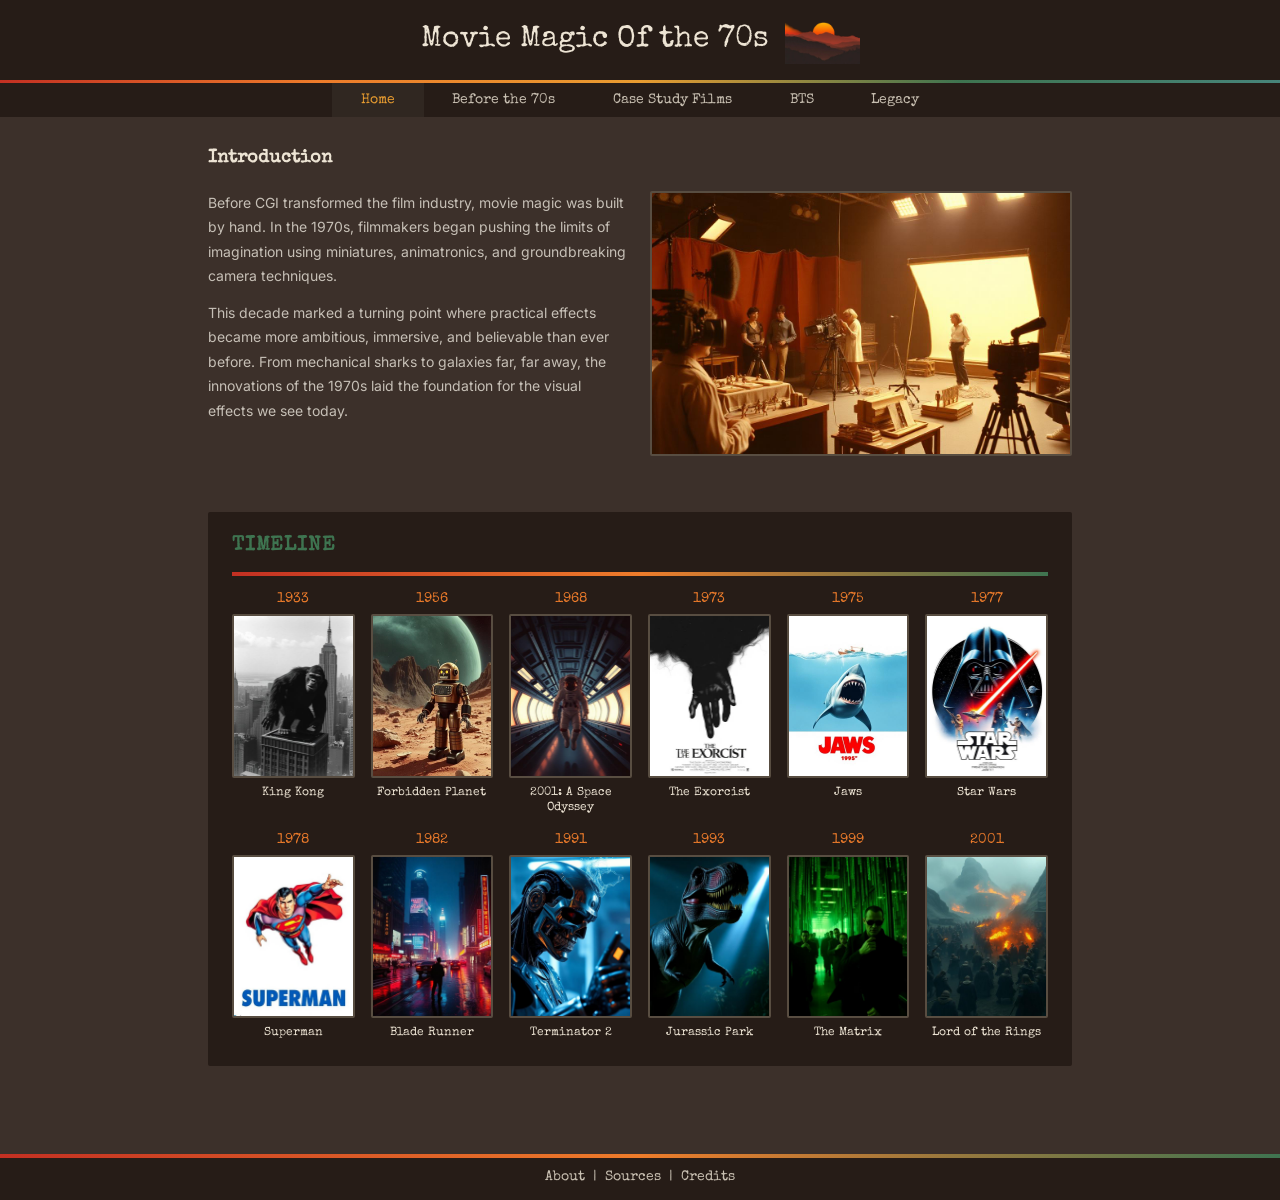
<file: index.html>
<!doctype html><html lang="en"><head><meta charset="utf-8"><meta name="viewport" content="width=device-width, initial-scale=1"><title>Movie Magic Of the 70s</title><meta name="description" content="A 1970s retro educational showcase about practical movie effects."><link rel="stylesheet" href="styles.css"></head><body><div class="site"><header><div class="brand"><h1>Movie Magic Of the 70s</h1><img src="images/retro-mountains.png" alt="Retro mountains"></div><nav class="retro-nav"><ul><li><a class="active" href="index.html">Home</a></li><li><a class="" href="before-the-70s.html">Before the 70s</a></li><li><a class="" href="case-study-films.html">Case Study Films</a></li><li><a class="" href="bts.html">BTS</a></li><li><a class="" href="legacy.html">Legacy</a></li></ul></nav></header><main class="narrow"><section><h2 class="display" style="font-size:1.125rem;font-style:normal;font-family:'Special Elite',cursive">Introduction</h2><div class="intro-row"><div><p>Before CGI transformed the film industry, movie magic was built by hand. In the 1970s, filmmakers began pushing the limits of imagination using miniatures, animatronics, and groundbreaking camera techniques.</p><p style="margin-top:.75rem">This decade marked a turning point where practical effects became more ambitious, immersive, and believable than ever before. From mechanical sharks to galaxies far, far away, the innovations of the 1970s laid the foundation for the visual effects we see today.</p></div><div class="image-frame"><img src="images/hero-slideshow.jpg" alt="Behind the scenes of 1970s filmmaking"></div></div></section><section class="timeline-section"><h2>TIMELINE</h2><div class="retro-stripe"></div><div class="timeline-grid"><a class="timeline-item" href="before-the-70s.html"><span class="timeline-year">1933</span><div class="timeline-poster"><img src="images/king-kong.jpg" alt="King Kong" loading="lazy"></div><div class="timeline-title">King Kong</div></a><a class="timeline-item" href="before-the-70s.html"><span class="timeline-year">1956</span><div class="timeline-poster"><img src="images/forbidden-planet.jpg" alt="Forbidden Planet" loading="lazy"></div><div class="timeline-title">Forbidden Planet</div></a><a class="timeline-item" href="before-the-70s.html"><span class="timeline-year">1968</span><div class="timeline-poster"><img src="images/space-odyssey.jpg" alt="2001: A Space Odyssey" loading="lazy"></div><div class="timeline-title">2001: A Space Odyssey</div></a><a class="timeline-item" href="case-study-films.html"><span class="timeline-year">1973</span><div class="timeline-poster"><img src="images/exorcist.png" alt="The Exorcist" loading="lazy"></div><div class="timeline-title">The Exorcist</div></a><a class="timeline-item" href="case-study-films.html"><span class="timeline-year">1975</span><div class="timeline-poster"><img src="images/jaws.png" alt="Jaws" loading="lazy"></div><div class="timeline-title">Jaws</div></a><a class="timeline-item" href="case-study-films.html"><span class="timeline-year">1977</span><div class="timeline-poster"><img src="images/starwars.png" alt="Star Wars" loading="lazy"></div><div class="timeline-title">Star Wars</div></a><a class="timeline-item" href="case-study-films.html"><span class="timeline-year">1978</span><div class="timeline-poster"><img src="images/superman.png" alt="Superman" loading="lazy"></div><div class="timeline-title">Superman</div></a><a class="timeline-item" href="legacy.html"><span class="timeline-year">1982</span><div class="timeline-poster"><img src="images/post-blade-runner.jpg" alt="Blade Runner" loading="lazy"></div><div class="timeline-title">Blade Runner</div></a><a class="timeline-item" href="legacy.html"><span class="timeline-year">1991</span><div class="timeline-poster"><img src="images/post-terminator2.jpg" alt="Terminator 2" loading="lazy"></div><div class="timeline-title">Terminator 2</div></a><a class="timeline-item" href="legacy.html"><span class="timeline-year">1993</span><div class="timeline-poster"><img src="images/post-jurassic-park.jpg" alt="Jurassic Park" loading="lazy"></div><div class="timeline-title">Jurassic Park</div></a><a class="timeline-item" href="legacy.html"><span class="timeline-year">1999</span><div class="timeline-poster"><img src="images/post-matrix.jpg" alt="The Matrix" loading="lazy"></div><div class="timeline-title">The Matrix</div></a><a class="timeline-item" href="legacy.html"><span class="timeline-year">2001</span><div class="timeline-poster"><img src="images/post-lotr.jpg" alt="Lord of the Rings" loading="lazy"></div><div class="timeline-title">Lord of the Rings</div></a></div></section></main><footer class="footer"><div class="retro-stripe" style="margin-bottom:.75rem"></div><div class="footer-links"><span>About</span><span>|</span><span>Sources</span><span>|</span><span>Credits</span></div></footer></div><script src="script.js"></script></body></html>
</file>
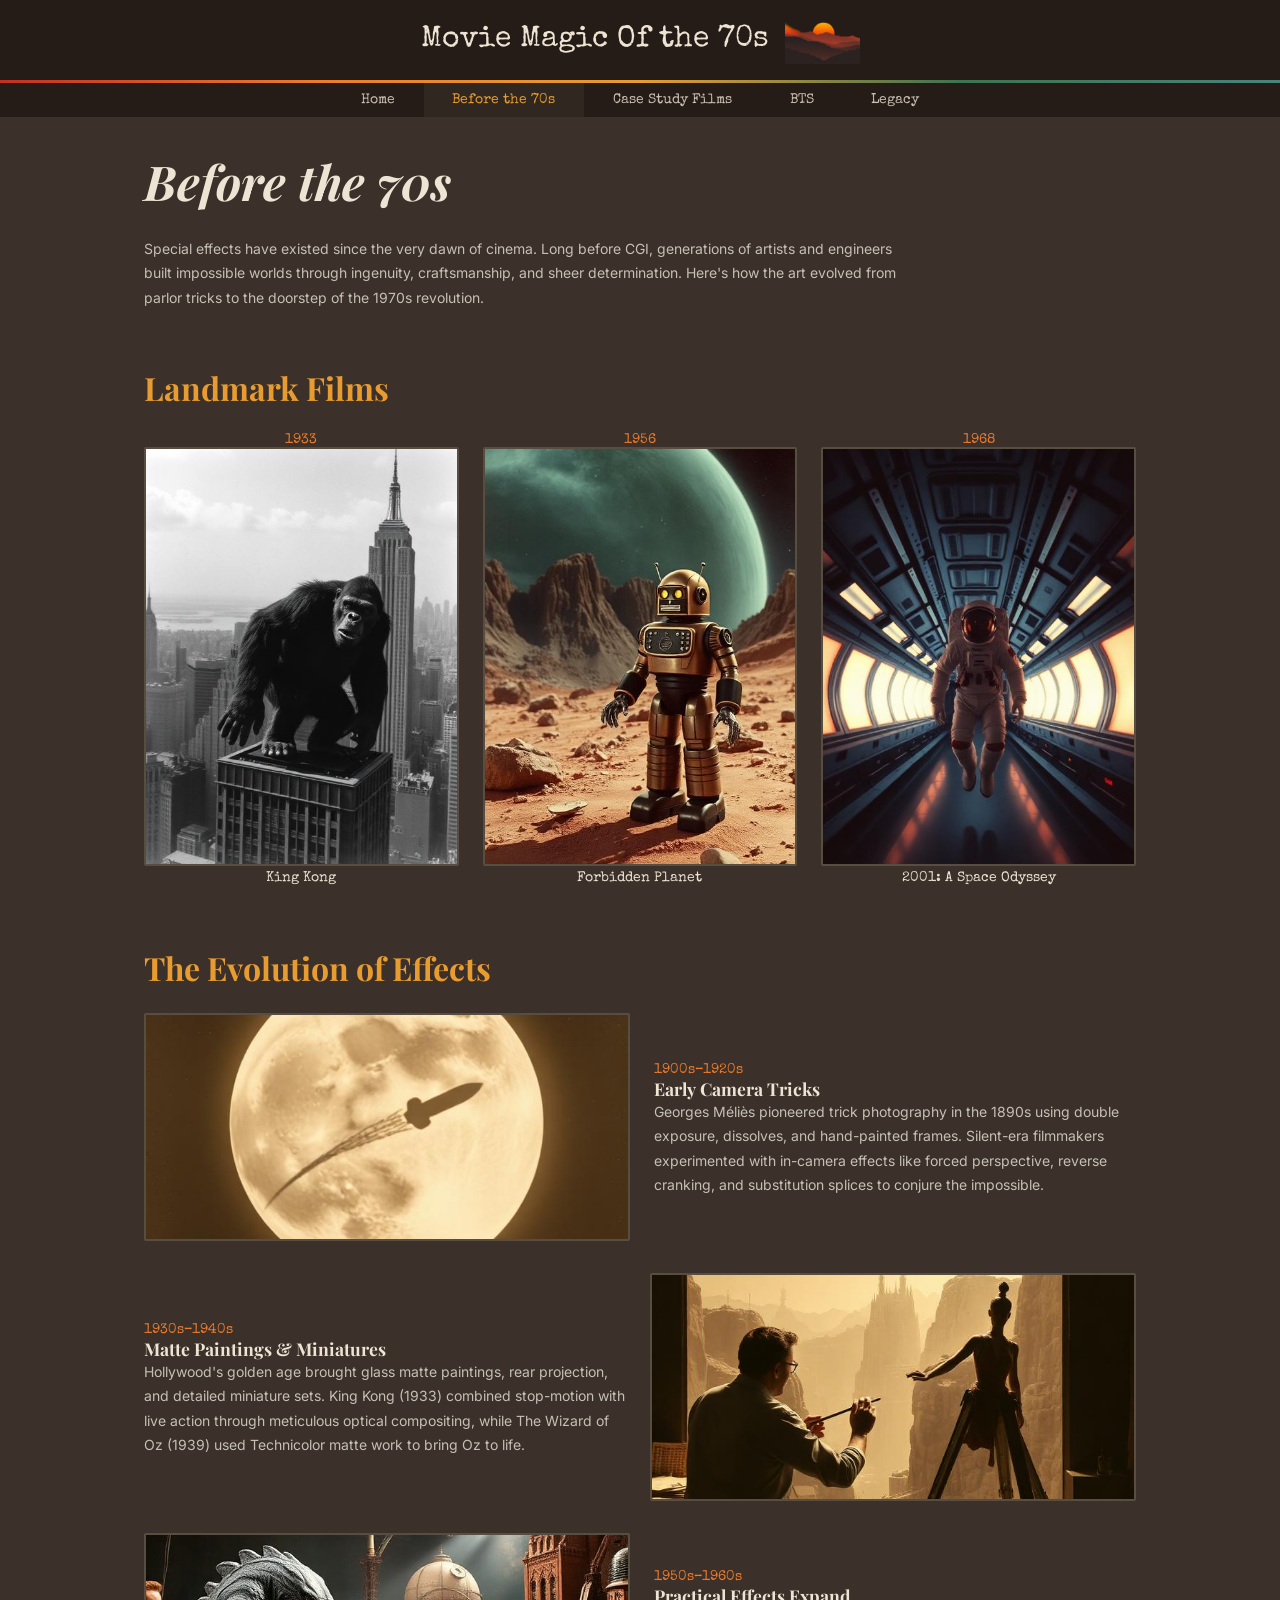
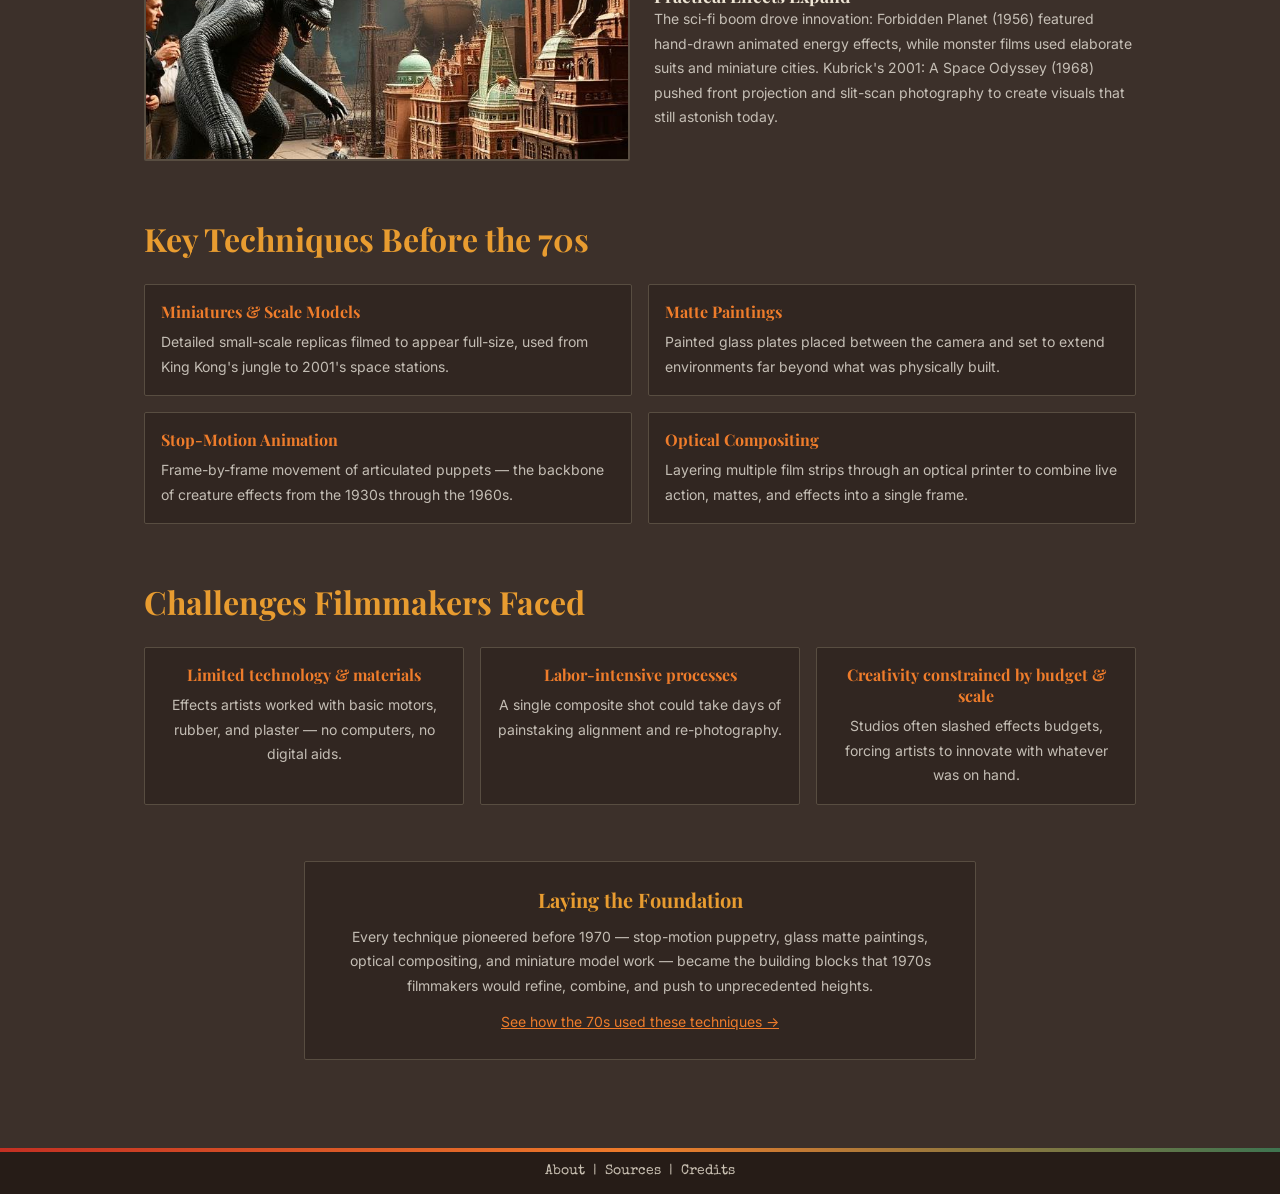
<file: before-the-70s.html>
<!doctype html><html lang="en"><head><meta charset="utf-8"><meta name="viewport" content="width=device-width, initial-scale=1"><title>Before the 70s</title><meta name="description" content="A 1970s retro educational showcase about practical movie effects."><link rel="stylesheet" href="styles.css"></head><body><div class="site"><header><div class="brand"><h1>Movie Magic Of the 70s</h1><img src="images/retro-mountains.png" alt="Retro mountains"></div><nav class="retro-nav"><ul><li><a class="" href="index.html">Home</a></li><li><a class="active" href="before-the-70s.html">Before the 70s</a></li><li><a class="" href="case-study-films.html">Case Study Films</a></li><li><a class="" href="bts.html">BTS</a></li><li><a class="" href="legacy.html">Legacy</a></li></ul></nav></header><main class="wide"><section><h2>Before the 70s</h2><p style="max-width:48rem">Special effects have existed since the very dawn of cinema. Long before CGI, generations of artists and engineers built impossible worlds through ingenuity, craftsmanship, and sheer determination. Here's how the art evolved from parlor tricks to the doorstep of the 1970s revolution.</p></section><section><h3>Landmark Films</h3><div class="landmark-grid"><div class="landmark-card"><span class="timeline-year">1933</span><div class="image-frame"><img src="images/king-kong.jpg" alt="King Kong" loading="lazy"></div><p>King Kong</p></div><div class="landmark-card"><span class="timeline-year">1956</span><div class="image-frame"><img src="images/forbidden-planet.jpg" alt="Forbidden Planet" loading="lazy"></div><p>Forbidden Planet</p></div><div class="landmark-card"><span class="timeline-year">1968</span><div class="image-frame"><img src="images/space-odyssey.jpg" alt="2001: A Space Odyssey" loading="lazy"></div><p>2001: A Space Odyssey</p></div></div></section><section><h3>The Evolution of Effects</h3><div class="decade-row  reveal"><div class="image-frame"><img src="images/early-cinema.jpg" alt="Early Camera Tricks" loading="lazy"></div><div><span class="era-label">1900s–1920s</span><h4>Early Camera Tricks</h4><p>Georges Méliès pioneered trick photography in the 1890s using double exposure, dissolves, and hand-painted frames. Silent-era filmmakers experimented with in-camera effects like forced perspective, reverse cranking, and substitution splices to conjure the impossible.</p></div></div><div class="decade-row reverse reveal"><div class="image-frame"><img src="images/golden-age-matte.jpg" alt="Matte Paintings & Miniatures" loading="lazy"></div><div><span class="era-label">1930s–1940s</span><h4>Matte Paintings & Miniatures</h4><p>Hollywood's golden age brought glass matte paintings, rear projection, and detailed miniature sets. King Kong (1933) combined stop-motion with live action through meticulous optical compositing, while The Wizard of Oz (1939) used Technicolor matte work to bring Oz to life.</p></div></div><div class="decade-row  reveal"><div class="image-frame"><img src="images/50s-practical.jpg" alt="Practical Effects Expand" loading="lazy"></div><div><span class="era-label">1950s–1960s</span><h4>Practical Effects Expand</h4><p>The sci-fi boom drove innovation: Forbidden Planet (1956) featured hand-drawn animated energy effects, while monster films used elaborate suits and miniature cities. Kubrick's 2001: A Space Odyssey (1968) pushed front projection and slit-scan photography to create visuals that still astonish today.</p></div></div></section><section><h3>Key Techniques Before the 70s</h3><div class="card-grid"><div class="info-card reveal"><strong>Miniatures & Scale Models</strong><p>Detailed small-scale replicas filmed to appear full-size, used from King Kong's jungle to 2001's space stations.</p></div><div class="info-card reveal"><strong>Matte Paintings</strong><p>Painted glass plates placed between the camera and set to extend environments far beyond what was physically built.</p></div><div class="info-card reveal"><strong>Stop-Motion Animation</strong><p>Frame-by-frame movement of articulated puppets — the backbone of creature effects from the 1930s through the 1960s.</p></div><div class="info-card reveal"><strong>Optical Compositing</strong><p>Layering multiple film strips through an optical printer to combine live action, mattes, and effects into a single frame.</p></div></div></section><section><h3>Challenges Filmmakers Faced</h3><div class="challenge-grid"><div class="info-card reveal"><strong>Limited technology & materials</strong><p>Effects artists worked with basic motors, rubber, and plaster — no computers, no digital aids.</p></div><div class="info-card reveal"><strong>Labor-intensive processes</strong><p>A single composite shot could take days of painstaking alignment and re-photography.</p></div><div class="info-card reveal"><strong>Creativity constrained by budget & scale</strong><p>Studios often slashed effects budgets, forcing artists to innovate with whatever was on hand.</p></div></div></section><section class="callout-card"><h3>Laying the Foundation</h3><p>Every technique pioneered before 1970 — stop-motion puppetry, glass matte paintings, optical compositing, and miniature model work — became the building blocks that 1970s filmmakers would refine, combine, and push to unprecedented heights.</p><p style="margin-top:.75rem"><a href="case-study-films.html">See how the 70s used these techniques →</a></p></section></main><footer class="footer"><div class="retro-stripe" style="margin-bottom:.75rem"></div><div class="footer-links"><span>About</span><span>|</span><span>Sources</span><span>|</span><span>Credits</span></div></footer></div><script src="script.js"></script></body></html>
</file>
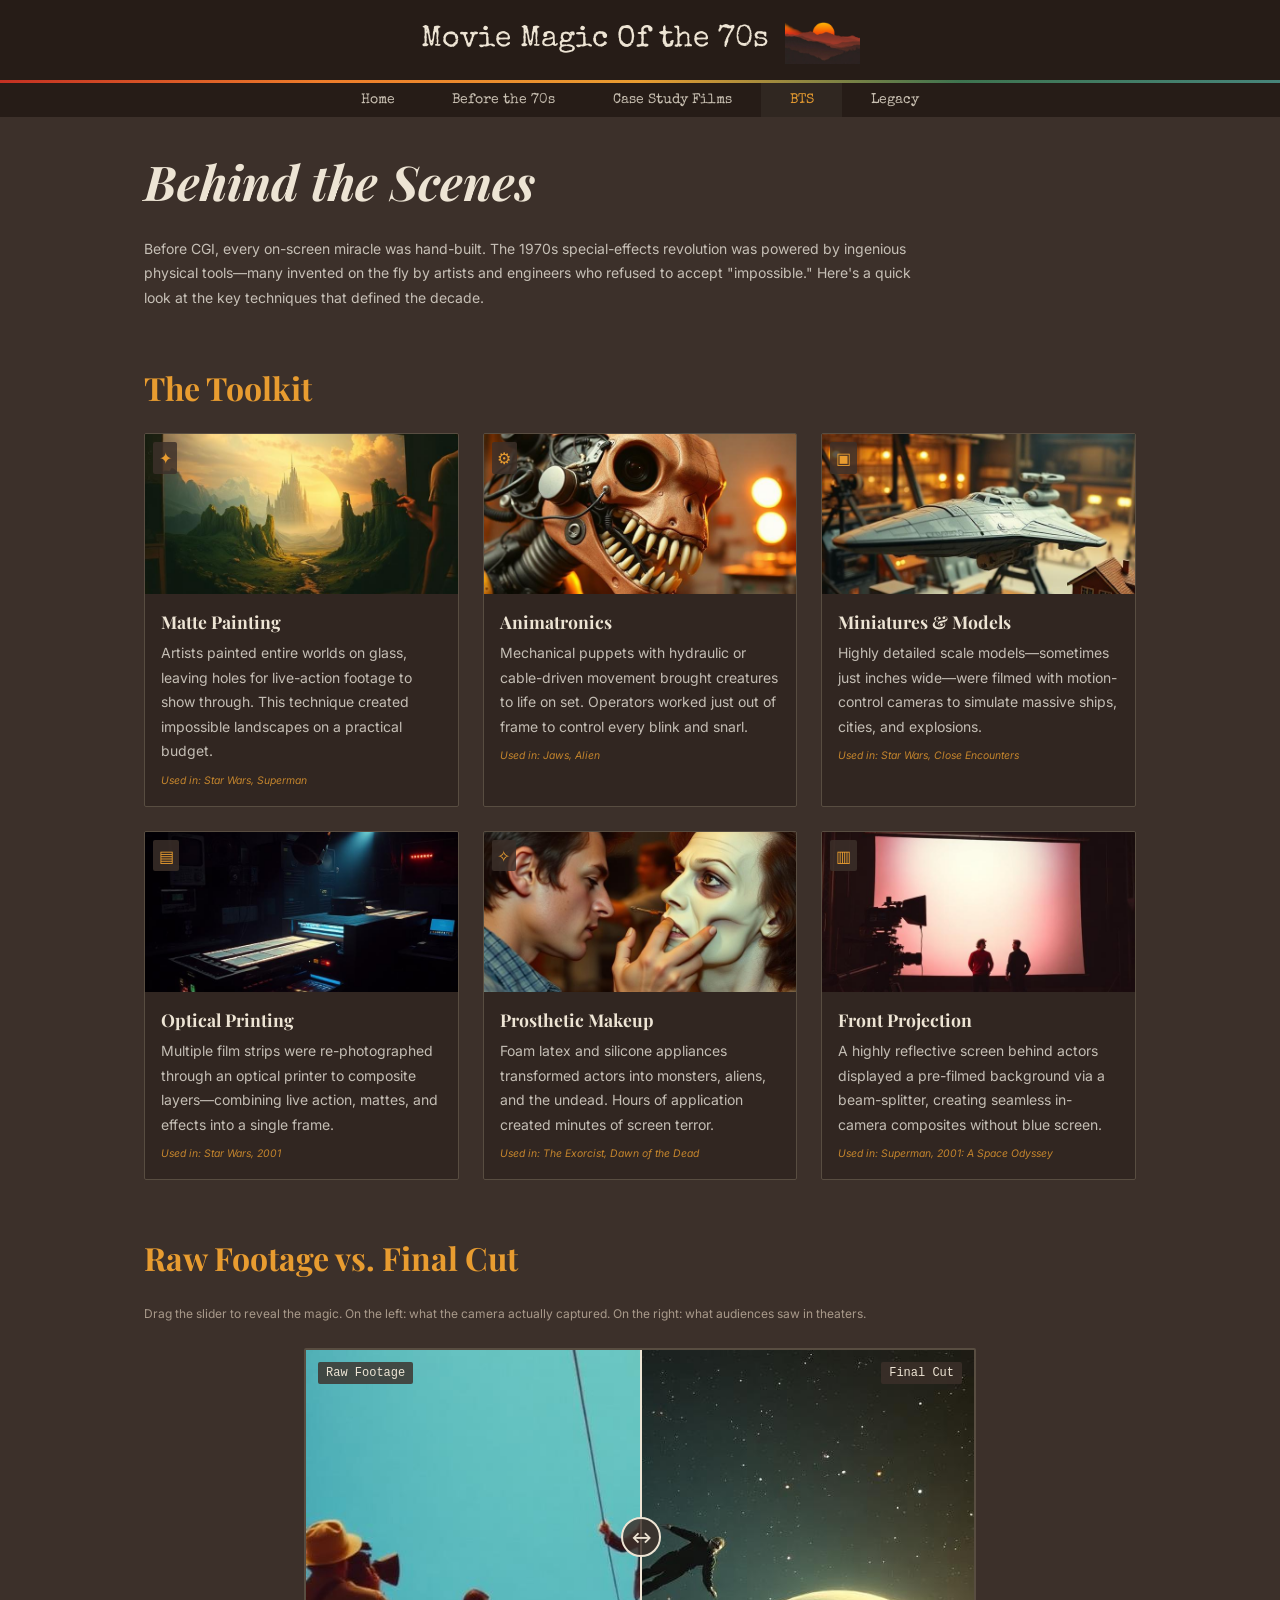
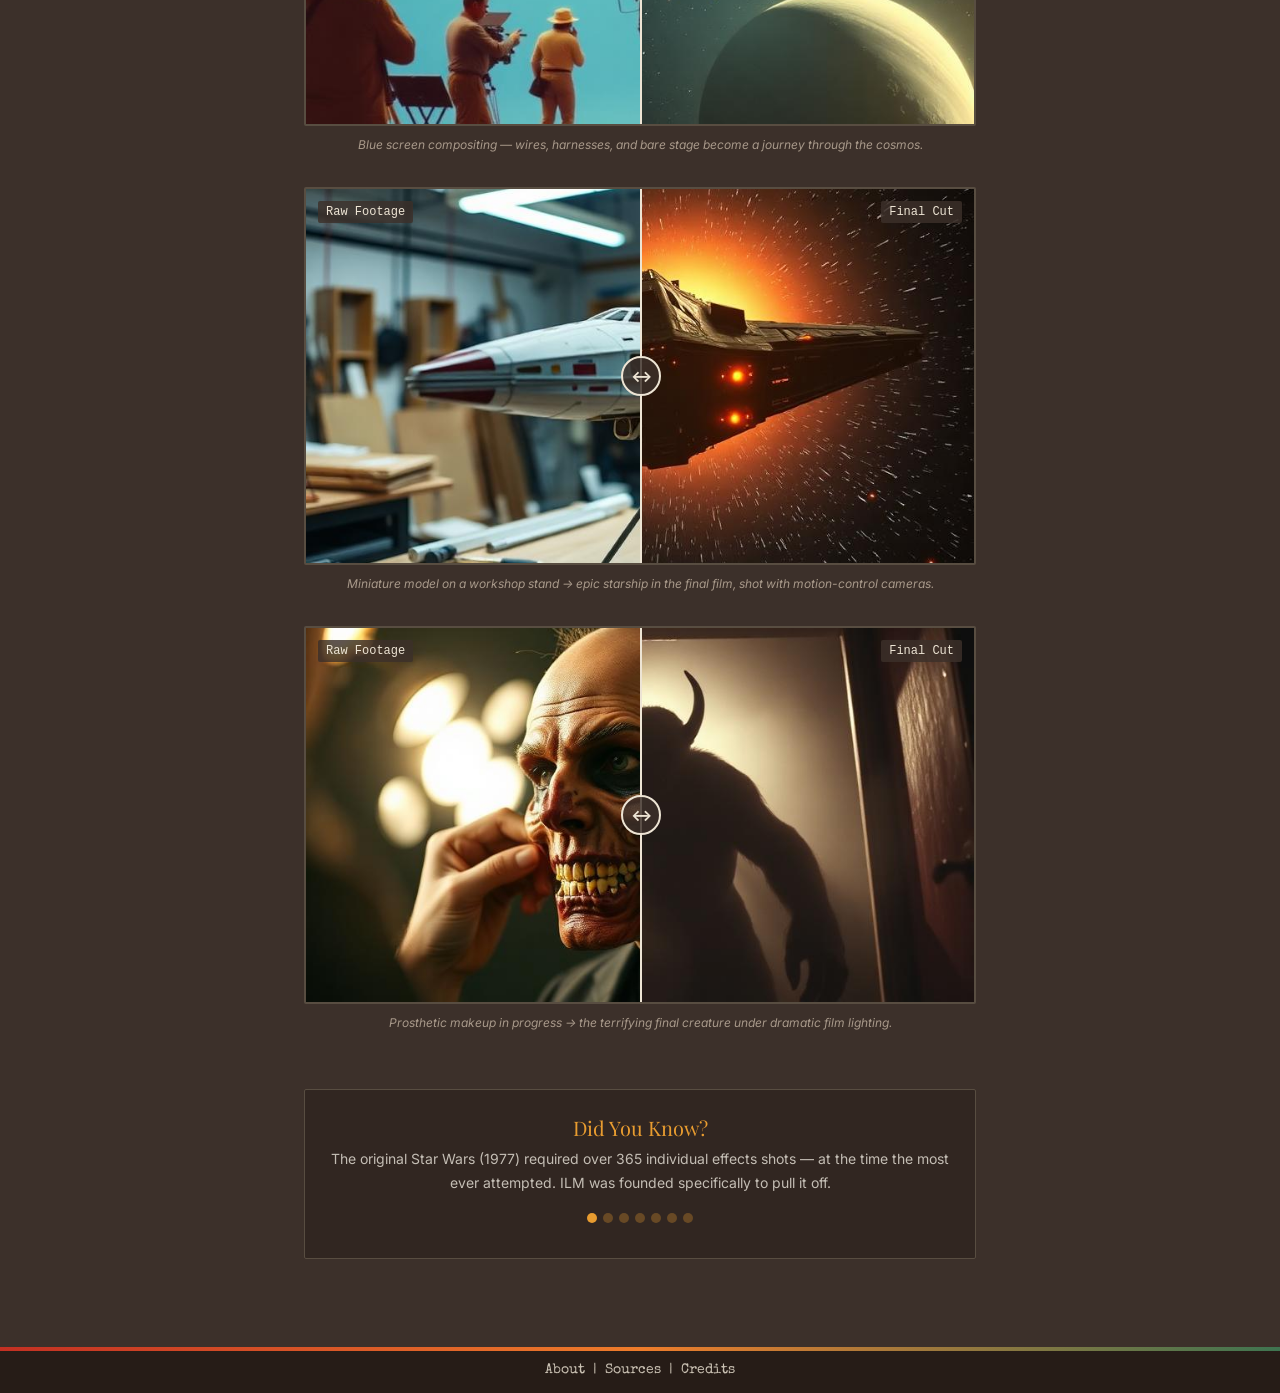
<file: bts.html>
<!doctype html><html lang="en"><head><meta charset="utf-8"><meta name="viewport" content="width=device-width, initial-scale=1"><title>Behind the Scenes</title><meta name="description" content="A 1970s retro educational showcase about practical movie effects."><link rel="stylesheet" href="styles.css"></head><body><div class="site"><header><div class="brand"><h1>Movie Magic Of the 70s</h1><img src="images/retro-mountains.png" alt="Retro mountains"></div><nav class="retro-nav"><ul><li><a class="" href="index.html">Home</a></li><li><a class="" href="before-the-70s.html">Before the 70s</a></li><li><a class="" href="case-study-films.html">Case Study Films</a></li><li><a class="active" href="bts.html">BTS</a></li><li><a class="" href="legacy.html">Legacy</a></li></ul></nav></header><main class="wide"><section><h2>Behind the Scenes</h2><p style="max-width:48rem">Before CGI, every on-screen miracle was hand-built. The 1970s special-effects revolution was powered by ingenious physical tools—many invented on the fly by artists and engineers who refused to accept "impossible." Here's a quick look at the key techniques that defined the decade.</p></section><section><h3>The Toolkit</h3><div class="toolkit-grid"><div class="tool-card reveal"><div class="tool-image"><img src="images/tool-matte-painting.jpg" alt="Matte Painting" loading="lazy"><span class="tool-icon">✦</span></div><div class="tool-body"><h4>Matte Painting</h4><p>Artists painted entire worlds on glass, leaving holes for live-action footage to show through. This technique created impossible landscapes on a practical budget.</p><p class="used-in">Used in: Star Wars, Superman</p></div></div><div class="tool-card reveal"><div class="tool-image"><img src="images/tool-animatronics.jpg" alt="Animatronics" loading="lazy"><span class="tool-icon">⚙</span></div><div class="tool-body"><h4>Animatronics</h4><p>Mechanical puppets with hydraulic or cable-driven movement brought creatures to life on set. Operators worked just out of frame to control every blink and snarl.</p><p class="used-in">Used in: Jaws, Alien</p></div></div><div class="tool-card reveal"><div class="tool-image"><img src="images/tool-miniatures.jpg" alt="Miniatures & Models" loading="lazy"><span class="tool-icon">▣</span></div><div class="tool-body"><h4>Miniatures & Models</h4><p>Highly detailed scale models—sometimes just inches wide—were filmed with motion-control cameras to simulate massive ships, cities, and explosions.</p><p class="used-in">Used in: Star Wars, Close Encounters</p></div></div><div class="tool-card reveal"><div class="tool-image"><img src="images/tool-optical-printer.jpg" alt="Optical Printing" loading="lazy"><span class="tool-icon">▤</span></div><div class="tool-body"><h4>Optical Printing</h4><p>Multiple film strips were re-photographed through an optical printer to composite layers—combining live action, mattes, and effects into a single frame.</p><p class="used-in">Used in: Star Wars, 2001</p></div></div><div class="tool-card reveal"><div class="tool-image"><img src="images/tool-prosthetics.jpg" alt="Prosthetic Makeup" loading="lazy"><span class="tool-icon">✧</span></div><div class="tool-body"><h4>Prosthetic Makeup</h4><p>Foam latex and silicone appliances transformed actors into monsters, aliens, and the undead. Hours of application created minutes of screen terror.</p><p class="used-in">Used in: The Exorcist, Dawn of the Dead</p></div></div><div class="tool-card reveal"><div class="tool-image"><img src="images/tool-front-projection.jpg" alt="Front Projection" loading="lazy"><span class="tool-icon">▥</span></div><div class="tool-body"><h4>Front Projection</h4><p>A highly reflective screen behind actors displayed a pre-filmed background via a beam-splitter, creating seamless in-camera composites without blue screen.</p><p class="used-in">Used in: Superman, 2001: A Space Odyssey</p></div></div></div></section><section><h3>Raw Footage vs. Final Cut</h3><p style="margin-bottom:1.5rem;color:hsl(var(--muted-foreground));font-size:.75rem">Drag the slider to reveal the magic. On the left: what the camera actually captured. On the right: what audiences saw in theaters.</p><div class="before-after"><div class="ba-container"><img src="images/after-bluescreen-final.jpg" alt="Final Cut" loading="lazy"><div class="ba-before"><img src="images/before-bluescreen-raw.jpg" alt="Raw Footage" loading="lazy"></div><div class="ba-line"><span class="ba-handle">↔</span></div><span class="ba-label left">Raw Footage</span><span class="ba-label right">Final Cut</span></div><p class="ba-caption">Blue screen compositing — wires, harnesses, and bare stage become a journey through the cosmos.</p></div><div class="before-after"><div class="ba-container"><img src="images/after-miniature-final.jpg" alt="Final Cut" loading="lazy"><div class="ba-before"><img src="images/before-miniature-raw.jpg" alt="Raw Footage" loading="lazy"></div><div class="ba-line"><span class="ba-handle">↔</span></div><span class="ba-label left">Raw Footage</span><span class="ba-label right">Final Cut</span></div><p class="ba-caption">Miniature model on a workshop stand → epic starship in the final film, shot with motion-control cameras.</p></div><div class="before-after"><div class="ba-container"><img src="images/after-prosthetic-final.jpg" alt="Final Cut" loading="lazy"><div class="ba-before"><img src="images/before-prosthetic-raw.jpg" alt="Raw Footage" loading="lazy"></div><div class="ba-line"><span class="ba-handle">↔</span></div><span class="ba-label left">Raw Footage</span><span class="ba-label right">Final Cut</span></div><p class="ba-caption">Prosthetic makeup in progress → the terrifying final creature under dramatic film lighting.</p></div></section><section class="fact-card"><div class="fact-title">Did You Know?</div><div class="fact-text"><p data-fact-text>The original Star Wars (1977) required over 365 individual effects shots — at the time the most ever attempted. ILM was founded specifically to pull it off.</p></div><div class="dots" data-fact-dots></div></section></main><footer class="footer"><div class="retro-stripe" style="margin-bottom:.75rem"></div><div class="footer-links"><span>About</span><span>|</span><span>Sources</span><span>|</span><span>Credits</span></div></footer></div><script src="script.js"></script></body></html>
</file>
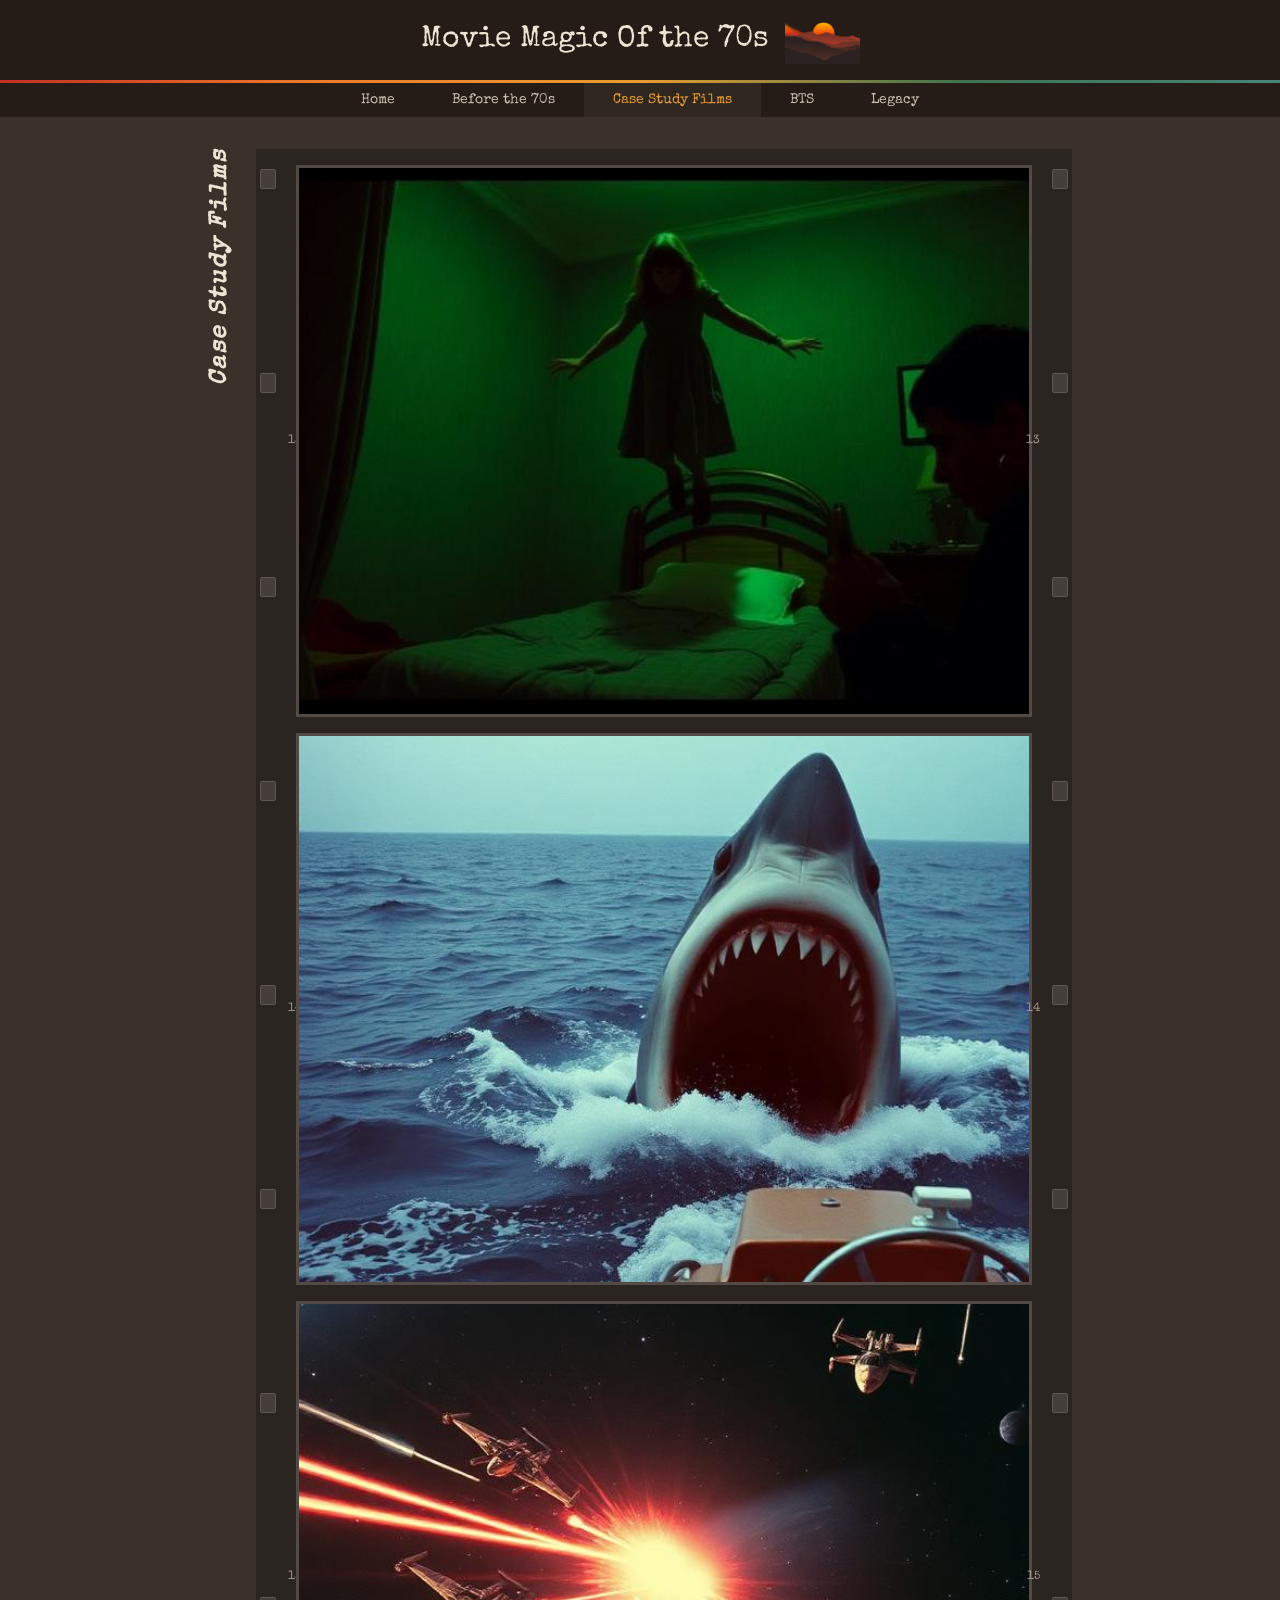
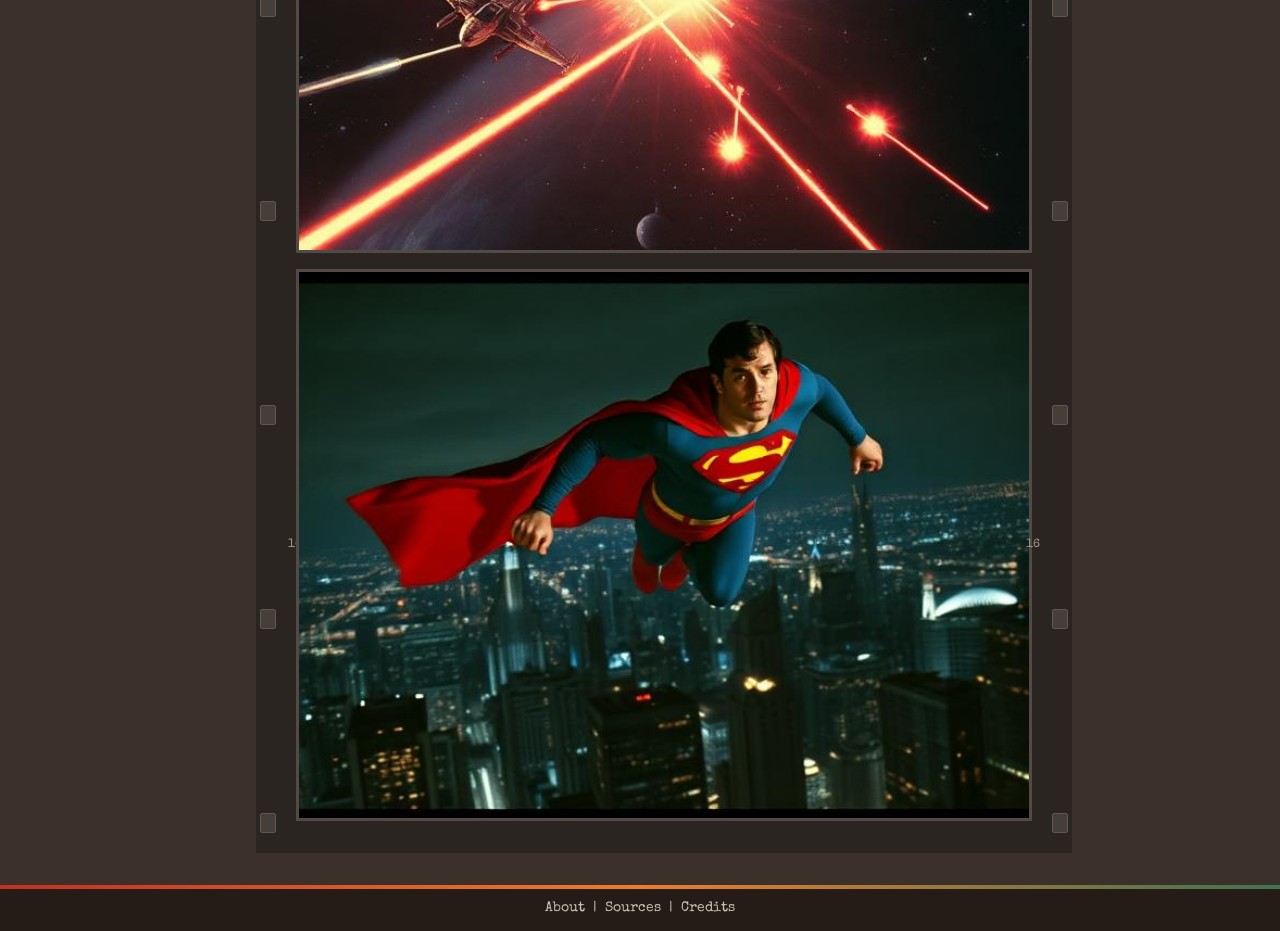
<file: case-study-films.html>
<!doctype html><html lang="en"><head><meta charset="utf-8"><meta name="viewport" content="width=device-width, initial-scale=1"><title>Case Study Films</title><meta name="description" content="A 1970s retro educational showcase about practical movie effects."><link rel="stylesheet" href="styles.css"></head><body><div class="site"><header><div class="brand"><h1>Movie Magic Of the 70s</h1><img src="images/retro-mountains.png" alt="Retro mountains"></div><nav class="retro-nav"><ul><li><a class="" href="index.html">Home</a></li><li><a class="" href="before-the-70s.html">Before the 70s</a></li><li><a class="active" href="case-study-films.html">Case Study Films</a></li><li><a class="" href="bts.html">BTS</a></li><li><a class="" href="legacy.html">Legacy</a></li></ul></nav></header><main class="narrow"><div class="film-layout"><h2 class="vertical-title">Case Study Films</h2><div class="film-strip"><div class="sprocket-column film-strip-bg"><div class="film-sprocket"></div><div class="film-sprocket"></div><div class="film-sprocket"></div><div class="film-sprocket"></div><div class="film-sprocket"></div><div class="film-sprocket"></div><div class="film-sprocket"></div><div class="film-sprocket"></div><div class="film-sprocket"></div><div class="film-sprocket"></div><div class="film-sprocket"></div><div class="film-sprocket"></div></div><div class="frames-column film-strip-bg"><div class="film-frame-wrap reveal"><span class="frame-number left">13</span><div class="film-frame"><img src="images/scene-exorcist.jpg" alt="The Exorcist scene" loading="lazy"><div class="frame-overlay"><h3>The Exorcist (1973)</h3><div class="retro-stripe" style="width:4rem;margin-bottom:.75rem"></div><p>Effects Used</p><ul><li>Wire-rigged levitation</li><li>Mechanical head rotation</li><li>Prosthetic makeup</li><li>Refrigerated set for breath vapor</li></ul></div></div><span class="frame-number right">13</span></div><div class="film-frame-wrap reveal"><span class="frame-number left">14</span><div class="film-frame"><img src="images/scene-jaws.jpg" alt="Jaws scene" loading="lazy"><div class="frame-overlay"><h3>Jaws (1975)</h3><div class="retro-stripe" style="width:4rem;margin-bottom:.75rem"></div><p>Effects Used</p><ul><li>Full-scale animatronic shark</li><li>Pneumatic hydraulics</li><li>Forced perspective</li><li>Real ocean shooting</li></ul></div></div><span class="frame-number right">14</span></div><div class="film-frame-wrap reveal"><span class="frame-number left">15</span><div class="film-frame"><img src="images/scene-starwars.jpg" alt="Star Wars scene" loading="lazy"><div class="frame-overlay"><h3>Star Wars (1977)</h3><div class="retro-stripe" style="width:4rem;margin-bottom:.75rem"></div><p>Effects Used</p><ul><li>Motion-control cameras</li><li>Miniature models</li><li>Matte paintings</li><li>Optical compositing</li></ul></div></div><span class="frame-number right">15</span></div><div class="film-frame-wrap reveal"><span class="frame-number left">16</span><div class="film-frame"><img src="images/scene-superman.jpg" alt="Superman scene" loading="lazy"><div class="frame-overlay"><h3>Superman (1978)</h3><div class="retro-stripe" style="width:4rem;margin-bottom:.75rem"></div><p>Effects Used</p><ul><li>Front-projection flying rig</li><li>Zoptic dual-zoom system</li><li>Miniature destruction sets</li><li>Optical printing</li></ul></div></div><span class="frame-number right">16</span></div></div><div class="sprocket-column film-strip-bg"><div class="film-sprocket"></div><div class="film-sprocket"></div><div class="film-sprocket"></div><div class="film-sprocket"></div><div class="film-sprocket"></div><div class="film-sprocket"></div><div class="film-sprocket"></div><div class="film-sprocket"></div><div class="film-sprocket"></div><div class="film-sprocket"></div><div class="film-sprocket"></div><div class="film-sprocket"></div></div></div></div></main><footer class="footer"><div class="retro-stripe" style="margin-bottom:.75rem"></div><div class="footer-links"><span>About</span><span>|</span><span>Sources</span><span>|</span><span>Credits</span></div></footer></div><script src="script.js"></script></body></html>
</file>
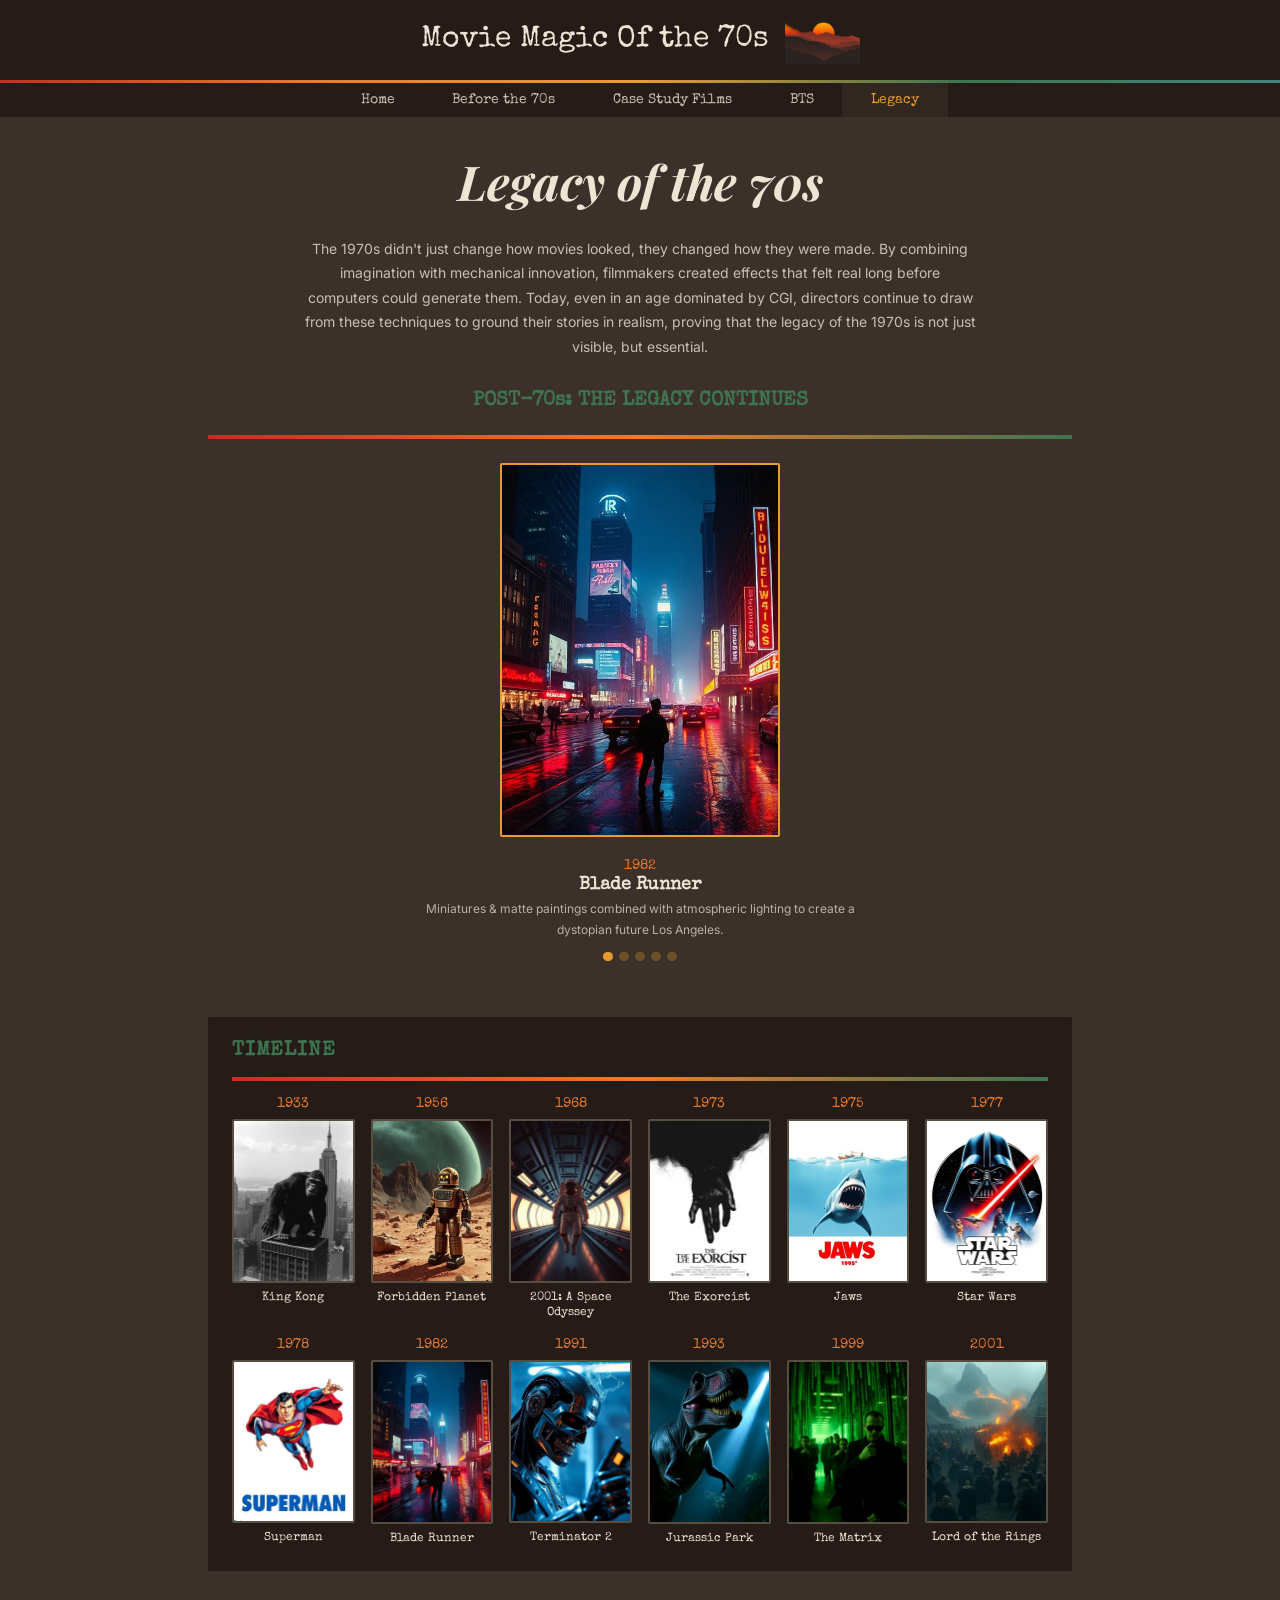
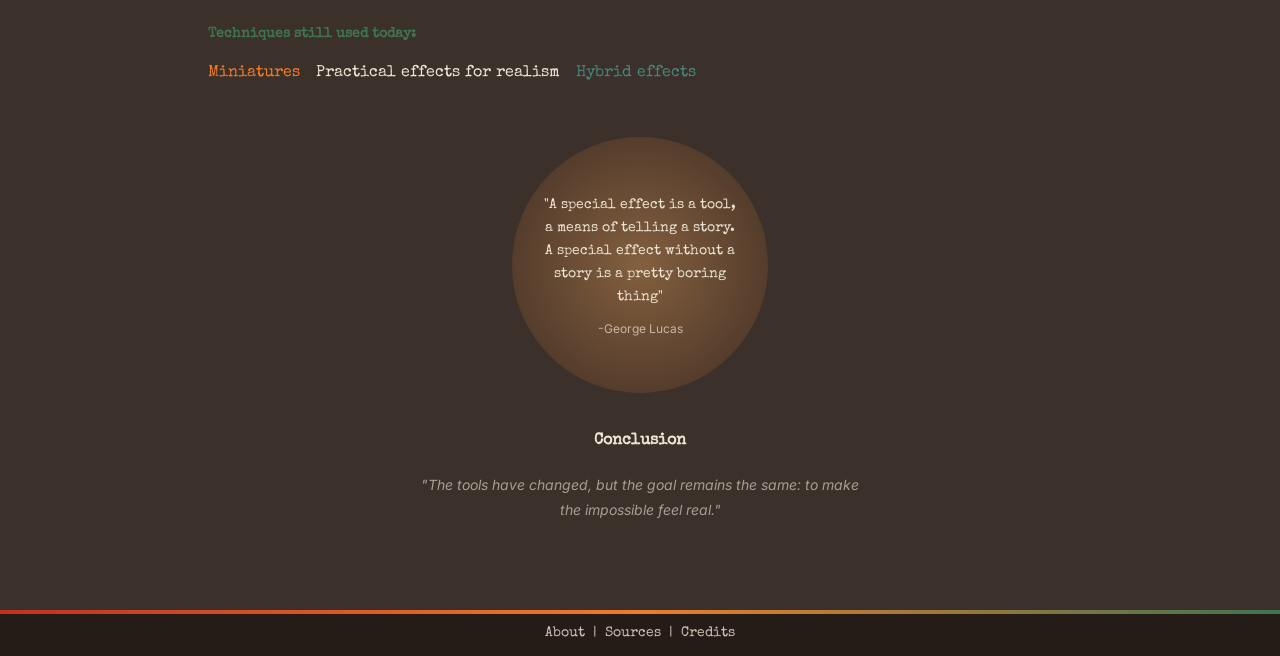
<file: legacy.html>
<!doctype html><html lang="en"><head><meta charset="utf-8"><meta name="viewport" content="width=device-width, initial-scale=1"><title>Legacy of the 70s</title><meta name="description" content="A 1970s retro educational showcase about practical movie effects."><link rel="stylesheet" href="styles.css"></head><body><div class="site"><header><div class="brand"><h1>Movie Magic Of the 70s</h1><img src="images/retro-mountains.png" alt="Retro mountains"></div><nav class="retro-nav"><ul><li><a class="" href="index.html">Home</a></li><li><a class="" href="before-the-70s.html">Before the 70s</a></li><li><a class="" href="case-study-films.html">Case Study Films</a></li><li><a class="" href="bts.html">BTS</a></li><li><a class="active" href="legacy.html">Legacy</a></li></ul></nav></header><main class="narrow"><h2 class="center">Legacy of the 70s</h2><p class="center" style="max-width:42rem;margin:0 auto 2rem">The 1970s didn't just change how movies looked, they changed how they were made. By combining imagination with mechanical innovation, filmmakers created effects that felt real long before computers could generate them. Today, even in an age dominated by CGI, directors continue to draw from these techniques to ground their stories in realism, proving that the legacy of the 1970s is not just visible, but essential.</p><section><h3 class="display center" style="color:hsl(var(--retro-green));font-size:1.25rem;font-style:normal;font-family:'Special Elite',cursive">POST-70s: THE LEGACY CONTINUES</h3><div class="retro-stripe" style="margin-bottom:1.5rem"></div><div class="post-slideshow"><div class="post-slide" data-post-slide><div class="post-poster"><img src="images/post-blade-runner.jpg" alt="Blade Runner" loading="lazy"></div><span class="post-year">1982</span><h4 class="post-title">Blade Runner</h4><p class="post-copy">Miniatures & matte paintings combined with atmospheric lighting to create a dystopian future Los Angeles.</p></div><div class="dots" data-post-dots></div></div></section><section class="timeline-section"><h2>TIMELINE</h2><div class="retro-stripe"></div><div class="timeline-grid"><a class="timeline-item" href="before-the-70s.html"><span class="timeline-year">1933</span><div class="timeline-poster"><img src="images/king-kong.jpg" alt="King Kong" loading="lazy"></div><div class="timeline-title">King Kong</div></a><a class="timeline-item" href="before-the-70s.html"><span class="timeline-year">1956</span><div class="timeline-poster"><img src="images/forbidden-planet.jpg" alt="Forbidden Planet" loading="lazy"></div><div class="timeline-title">Forbidden Planet</div></a><a class="timeline-item" href="before-the-70s.html"><span class="timeline-year">1968</span><div class="timeline-poster"><img src="images/space-odyssey.jpg" alt="2001: A Space Odyssey" loading="lazy"></div><div class="timeline-title">2001: A Space Odyssey</div></a><a class="timeline-item" href="case-study-films.html"><span class="timeline-year">1973</span><div class="timeline-poster"><img src="images/exorcist.png" alt="The Exorcist" loading="lazy"></div><div class="timeline-title">The Exorcist</div></a><a class="timeline-item" href="case-study-films.html"><span class="timeline-year">1975</span><div class="timeline-poster"><img src="images/jaws.png" alt="Jaws" loading="lazy"></div><div class="timeline-title">Jaws</div></a><a class="timeline-item" href="case-study-films.html"><span class="timeline-year">1977</span><div class="timeline-poster"><img src="images/starwars.png" alt="Star Wars" loading="lazy"></div><div class="timeline-title">Star Wars</div></a><a class="timeline-item" href="case-study-films.html"><span class="timeline-year">1978</span><div class="timeline-poster"><img src="images/superman.png" alt="Superman" loading="lazy"></div><div class="timeline-title">Superman</div></a><a class="timeline-item" href="legacy.html"><span class="timeline-year">1982</span><div class="timeline-poster"><img src="images/post-blade-runner.jpg" alt="Blade Runner" loading="lazy"></div><div class="timeline-title">Blade Runner</div></a><a class="timeline-item" href="legacy.html"><span class="timeline-year">1991</span><div class="timeline-poster"><img src="images/post-terminator2.jpg" alt="Terminator 2" loading="lazy"></div><div class="timeline-title">Terminator 2</div></a><a class="timeline-item" href="legacy.html"><span class="timeline-year">1993</span><div class="timeline-poster"><img src="images/post-jurassic-park.jpg" alt="Jurassic Park" loading="lazy"></div><div class="timeline-title">Jurassic Park</div></a><a class="timeline-item" href="legacy.html"><span class="timeline-year">1999</span><div class="timeline-poster"><img src="images/post-matrix.jpg" alt="The Matrix" loading="lazy"></div><div class="timeline-title">The Matrix</div></a><a class="timeline-item" href="legacy.html"><span class="timeline-year">2001</span><div class="timeline-poster"><img src="images/post-lotr.jpg" alt="Lord of the Rings" loading="lazy"></div><div class="timeline-title">Lord of the Rings</div></a></div></section><section><h3 class="display" style="color:hsl(var(--retro-green));font-size:.875rem;font-style:normal;font-family:'Special Elite',cursive">Techniques still used today:</h3><div class="technique-list"><span>Miniatures</span><span>Practical effects for realism</span><span>Hybrid effects</span></div></section><div class="quote-orb"><div><p>"A special effect is a tool, a means of telling a story. A special effect without a story is a pretty boring thing"</p><cite>-George Lucas</cite></div></div><section class="conclusion"><h3>Conclusion</h3><p>"The tools have changed, but the goal remains the same: to make the impossible feel real."</p></section></main><footer class="footer"><div class="retro-stripe" style="margin-bottom:.75rem"></div><div class="footer-links"><span>About</span><span>|</span><span>Sources</span><span>|</span><span>Credits</span></div></footer></div><script src="script.js"></script></body></html>
</file>
<file: styles.css>
@import url('https://fonts.googleapis.com/css2?family=Playfair+Display:wght@400;700;900&family=Special+Elite&family=Inter:wght@300;400;500;600;700&display=swap');
:root{--background:20 18% 20%;--foreground:40 30% 90%;--card:20 20% 16%;--border:30 15% 30%;--muted-foreground:30 15% 60%;--retro-brown:20 25% 12%;--retro-orange:25 85% 55%;--retro-red:5 70% 45%;--retro-green:140 30% 35%;--retro-cream:40 40% 88%;--retro-gold:35 80% 55%;--retro-teal:170 30% 40%;--film-strip:45 10% 75%}*{box-sizing:border-box}html{scroll-behavior:smooth}body{margin:0;min-height:100vh;background:hsl(var(--background));color:hsl(var(--foreground));font-family:Inter,sans-serif}img{display:block;max-width:100%}a{color:inherit;text-decoration:none}h1,h2,h3,.display{font-family:'Special Elite',cursive;letter-spacing:0}.serif{font-family:'Playfair Display',serif}.site{min-height:100vh;display:flex;flex-direction:column}.brand{display:flex;align-items:center;justify-content:center;gap:1rem;padding:1rem;background:hsl(var(--retro-brown))}.brand h1{margin:0;color:hsl(var(--retro-cream));font-size:clamp(1.5rem,3vw,1.875rem);font-weight:400}.brand img{height:3rem;width:auto}.retro-nav{background:hsl(var(--retro-brown));border-top:3px solid;border-image:linear-gradient(90deg,hsl(var(--retro-red)),hsl(var(--retro-orange)),hsl(var(--retro-gold)),hsl(var(--retro-green)),hsl(var(--retro-teal))) 1}.retro-nav ul{display:flex;justify-content:center;flex-wrap:wrap;list-style:none;margin:0;padding:0}.retro-nav a{display:block;padding:.62rem 1.8rem;color:hsl(var(--retro-cream)/.82);font-family:'Special Elite',cursive;font-size:.9rem;transition:color .2s,background-color .2s}.retro-nav a:hover,.retro-nav a.active{color:hsl(var(--retro-gold));background:hsl(var(--retro-cream)/.05)}main{flex:1;width:100%;max-width:64rem;margin:0 auto;padding:2rem 1rem}.narrow{max-width:56rem}.wide{max-width:64rem}section{margin-bottom:3.5rem}h2{margin:0 0 1.5rem;color:hsl(var(--retro-cream));font-family:'Playfair Display',serif;font-size:clamp(2rem,5vw,3rem);font-weight:700;font-style:italic}h3{margin:0 0 1.5rem;color:hsl(var(--retro-gold));font-family:'Playfair Display',serif;font-size:clamp(1.45rem,3vw,2rem);font-weight:700}h4{margin:0;color:hsl(var(--retro-cream));font-family:'Playfair Display',serif;font-size:1.1rem}p{margin:0;color:hsl(var(--foreground)/.78);font-size:.875rem;line-height:1.75}.center{text-align:center}.intro-row{display:flex;gap:1.5rem;align-items:flex-start}.intro-row>*{flex:1}.image-frame{overflow:hidden;border:2px solid hsl(var(--border));border-radius:2px}.image-frame img{width:100%;height:auto}.retro-stripe{height:4px;background:linear-gradient(90deg,hsl(var(--retro-red)),hsl(var(--retro-orange)),hsl(var(--retro-green)))}.timeline-section{padding:1.5rem;background:hsl(var(--retro-brown));border-radius:2px}.timeline-section h2,.timeline-section h3{margin-bottom:1rem;color:hsl(var(--retro-green));font-family:'Special Elite',cursive;font-size:1.25rem;font-style:normal;letter-spacing:.04em}.timeline-grid{display:grid;grid-template-columns:repeat(2,minmax(0,1fr));gap:1rem;margin-top:1rem}.timeline-item{display:block;text-align:center;transition:transform .2s}.timeline-item:hover{transform:scale(1.05)}.timeline-year{display:block;color:hsl(var(--retro-orange));font-family:'Special Elite',cursive;font-size:.875rem}.timeline-poster{width:100%;max-width:140px;aspect-ratio:3/4;margin:.5rem auto;overflow:hidden;border:2px solid hsl(var(--border));border-radius:2px;transition:border-color .2s}.timeline-poster img{width:100%;height:100%;object-fit:cover}.timeline-item:hover .timeline-poster{border-color:hsl(var(--retro-gold))}.timeline-title{color:hsl(var(--retro-cream));font-family:'Special Elite',cursive;font-size:.75rem;line-height:1.3;transition:color .2s}.timeline-item:hover .timeline-title{color:hsl(var(--retro-gold))}.landmark-grid,.toolkit-grid,.card-grid,.challenge-grid{display:grid;gap:1.5rem}.landmark-grid{grid-template-columns:repeat(3,1fr)}.toolkit-grid{grid-template-columns:repeat(3,1fr)}.card-grid{grid-template-columns:repeat(2,1fr);gap:1rem}.challenge-grid{grid-template-columns:repeat(3,1fr);gap:1rem}.landmark-card{text-align:center}.landmark-card img{width:100%;aspect-ratio:3/4;object-fit:cover;transition:transform .5s}.landmark-card:hover img{transform:scale(1.05)}.landmark-card p{color:hsl(var(--retro-cream));font-family:'Special Elite',cursive;font-size:.875rem}.decade-row{display:flex;align-items:center;gap:1.5rem;margin-bottom:2rem}.decade-row.reverse{flex-direction:row-reverse}.decade-row>*{flex:1}.decade-row img{width:100%;height:14rem;object-fit:cover}.era-label{color:hsl(var(--retro-orange));font-family:'Special Elite',cursive;font-size:.875rem}.info-card,.tool-card,.fact-card,.callout-card{background:hsl(var(--card));border:1px solid hsl(var(--border));border-radius:2px}.info-card{padding:1rem}.challenge-grid .info-card{text-align:center}.info-card strong{display:block;margin-bottom:.5rem;color:hsl(var(--retro-orange));font-family:'Playfair Display',serif}.callout-card,.fact-card{max-width:42rem;margin-left:auto;margin-right:auto;padding:1.5rem;text-align:center}.callout-card h3,.fact-card h3{margin-bottom:.75rem;color:hsl(var(--retro-gold));font-size:1.25rem}.callout-card a{color:hsl(var(--retro-orange));text-decoration:underline}.tool-card{overflow:hidden;transition:transform .25s,border-color .25s}.tool-card:hover{transform:translateY(-4px);border-color:hsl(var(--retro-gold)/.55)}.tool-image{position:relative;height:10rem;overflow:hidden}.tool-image img{width:100%;height:100%;object-fit:cover;transition:transform .5s}.tool-card:hover img{transform:scale(1.05)}.tool-icon{position:absolute;top:.5rem;left:.5rem;padding:.35rem;background:hsl(var(--background)/.82);color:hsl(var(--retro-gold));border-radius:2px}.tool-body{padding:1rem}.tool-body h4{margin-bottom:.5rem}.used-in{margin-top:.5rem;color:hsl(var(--retro-gold)/.8);font-size:.65rem;font-style:italic}.before-after{max-width:42rem;margin:0 auto 2rem}.ba-container{position:relative;width:100%;aspect-ratio:16/9;overflow:hidden;cursor:ew-resize;user-select:none;border:2px solid hsl(var(--border));border-radius:2px}.ba-container img{position:absolute;inset:0;width:100%;height:100%;object-fit:cover}.ba-before{position:absolute;inset:0;width:50%;overflow:hidden}.ba-before img{width:200%;max-width:none}.ba-line{position:absolute;top:0;bottom:0;left:50%;width:2px;background:hsl(var(--retro-cream));z-index:2}.ba-handle{position:absolute;top:50%;left:50%;width:2.5rem;height:2.5rem;display:grid;place-items:center;transform:translate(-50%,-50%);border:2px solid hsl(var(--retro-cream));border-radius:999px;background:hsl(var(--background)/.82);color:hsl(var(--retro-cream));font-weight:700}.ba-label{position:absolute;top:.75rem;z-index:3;padding:.25rem .5rem;background:hsl(var(--background)/.82);color:hsl(var(--retro-cream));border-radius:2px;font-family:monospace;font-size:.75rem}.ba-label.left{left:.75rem}.ba-label.right{right:.75rem}.ba-caption{margin-top:.5rem;color:hsl(var(--muted-foreground));text-align:center;font-size:.75rem;font-style:italic}.fact-card{min-height:170px}.fact-title{color:hsl(var(--retro-gold));font-family:'Playfair Display',serif;font-size:1.25rem}.fact-text{min-height:60px;display:flex;align-items:center;justify-content:center;transition:opacity .4s}.dots{display:flex;justify-content:center;gap:.4rem;margin-top:.75rem}.dot{width:.6rem;height:.6rem;padding:0;border:0;border-radius:999px;background:hsl(var(--retro-gold)/.3);cursor:pointer}.dot.active{background:hsl(var(--retro-gold))}.film-layout{display:flex;align-items:flex-start;gap:1.5rem}.vertical-title{color:hsl(var(--retro-cream));font-family:'Special Elite',cursive;font-size:1.5rem;writing-mode:vertical-rl;transform:rotate(180deg);letter-spacing:.08em}.film-strip{display:flex;flex:1}.film-strip-bg{background:hsl(20 12% 15%)}.sprocket-column{display:flex;flex-direction:column;justify-content:space-between;padding:1rem .25rem}.film-sprocket{width:1rem;height:1.25rem;margin:.25rem 0;border-radius:2px;background:hsl(20 10% 25%);border:1px solid hsl(20 10% 35%)}.frames-column{flex:1;padding:1rem 0}.film-frame-wrap{position:relative;margin:0 1rem 1rem}.film-frame{position:relative;aspect-ratio:4/3;overflow:hidden;background:hsl(var(--film-strip));border:3px solid hsl(20 10% 30%)}.film-frame img{width:100%;height:100%;object-fit:cover;transition:transform .5s}.film-frame:hover img{transform:scale(1.1)}.frame-number{position:absolute;top:50%;transform:translateY(-50%);color:hsl(var(--muted-foreground));font-family:'Special Elite',cursive;font-size:.75rem}.frame-number.left{left:-.5rem}.frame-number.right{right:-.5rem}.frame-overlay{position:absolute;inset:0;display:flex;flex-direction:column;align-items:center;justify-content:center;padding:1rem;text-align:center;background:hsl(var(--retro-brown)/.9);opacity:0;transition:opacity .3s}.film-frame:hover .frame-overlay{opacity:1}.frame-overlay h3{margin:0 0 .25rem;color:hsl(var(--retro-cream));font-family:'Special Elite',cursive;font-size:1.1rem}.frame-overlay p{margin-bottom:.5rem;color:hsl(var(--retro-cream)/.7);font-size:.7rem;text-transform:uppercase}.frame-overlay ul{margin:0;padding:0;list-style:none}.frame-overlay li{margin:.25rem 0;color:hsl(var(--retro-orange));font-family:'Special Elite',cursive;font-size:.9rem}.post-slideshow{max-width:34rem;margin:0 auto;text-align:center}.post-slide{transition:opacity .4s}.post-poster{width:100%;max-width:280px;aspect-ratio:3/4;margin:0 auto 1rem;overflow:hidden;border:2px solid hsl(var(--retro-gold));border-radius:2px}.post-poster img{width:100%;height:100%;object-fit:cover}.post-year{color:hsl(var(--retro-orange));font-family:'Special Elite',cursive;font-size:.875rem}.post-title{margin:.25rem 0;color:hsl(var(--retro-cream));font-family:'Special Elite',cursive;font-size:1.1rem}.post-copy{max-width:28rem;margin:0 auto;color:hsl(var(--foreground)/.7);font-size:.75rem}.technique-list{display:flex;flex-wrap:wrap;gap:1rem;color:hsl(var(--retro-cream));font-family:'Special Elite',cursive}.technique-list span:first-child{color:hsl(var(--retro-orange))}.technique-list span:last-child{color:hsl(var(--retro-teal))}.quote-orb{width:16rem;height:16rem;margin:2.5rem auto;display:flex;align-items:center;justify-content:center;padding:2rem;text-align:center;border-radius:999px;background:radial-gradient(circle,hsl(30 40% 50%/.6),hsl(20 30% 20%/.9))}.quote-orb p{color:hsl(var(--retro-cream));font-family:'Special Elite',cursive;font-size:.875rem;line-height:1.65}.quote-orb cite{display:block;margin-top:.75rem;color:hsl(var(--retro-cream)/.7);font-family:Inter,sans-serif;font-size:.75rem;font-style:normal}.conclusion{text-align:center}.conclusion h3{color:hsl(var(--retro-cream));font-family:'Special Elite',cursive;font-size:1rem}.conclusion p{max-width:28rem;margin:0 auto;color:hsl(var(--foreground)/.6);font-style:italic}.reveal{opacity:0;transform:translateY(2rem);transition:opacity .7s,transform .7s}.reveal.visible{opacity:1;transform:translateY(0)}.footer{width:100%;padding:0 0 1rem;text-align:center;background:hsl(var(--retro-brown))}.footer-links{display:flex;justify-content:center;gap:.5rem;color:hsl(var(--retro-cream)/.82);font-family:'Special Elite',cursive;font-size:.875rem}.footer-links span:hover{color:hsl(var(--retro-orange));cursor:pointer}@media(min-width:640px){.timeline-grid{grid-template-columns:repeat(3,1fr)}}@media(min-width:768px){.timeline-grid{grid-template-columns:repeat(4,1fr)}}@media(min-width:1024px){.timeline-grid{grid-template-columns:repeat(6,1fr)}}@media(max-width:767px){main{padding:1.5rem 1rem}.intro-row,.decade-row,.decade-row.reverse,.film-layout{flex-direction:column}.vertical-title{writing-mode:horizontal-tb;transform:none}.landmark-grid,.toolkit-grid,.card-grid,.challenge-grid{grid-template-columns:1fr}.retro-nav a{padding:.55rem .85rem;font-size:.8rem}.quote-orb{width:14rem;height:14rem}}
</file>
